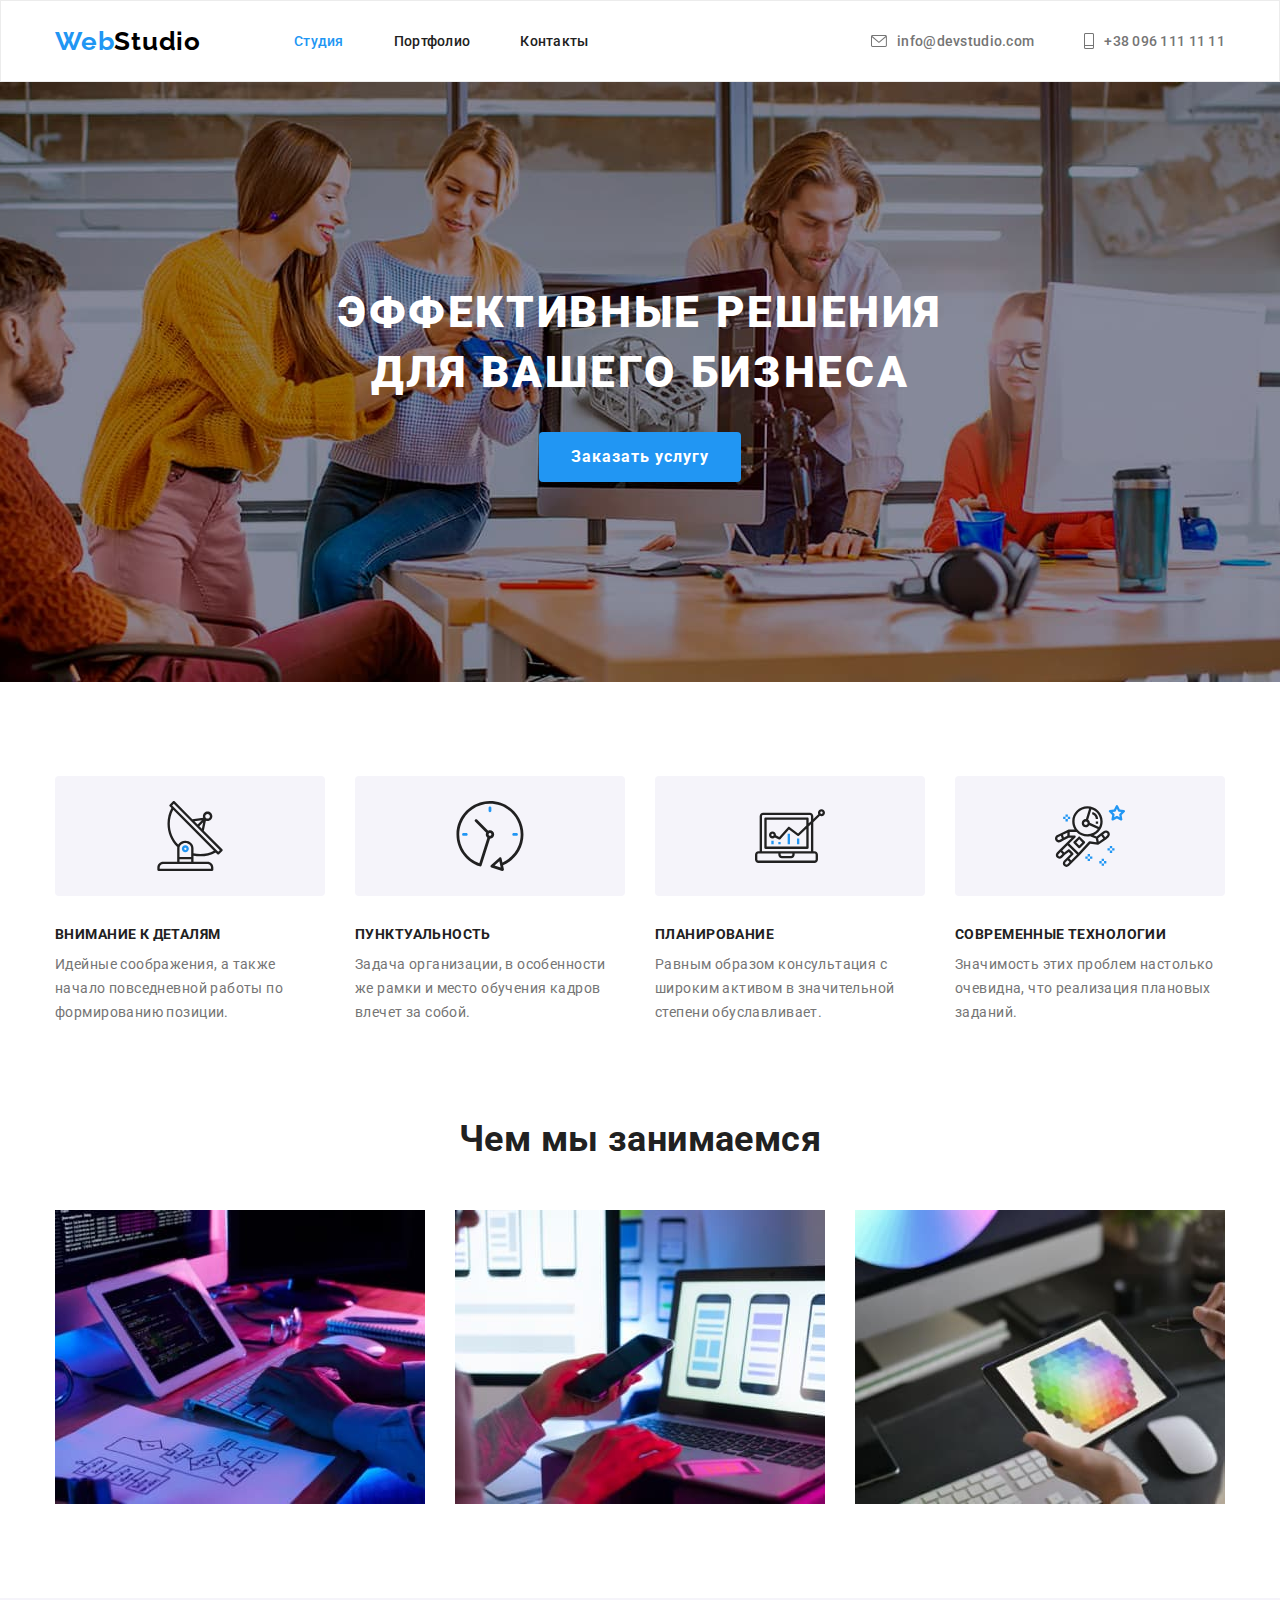
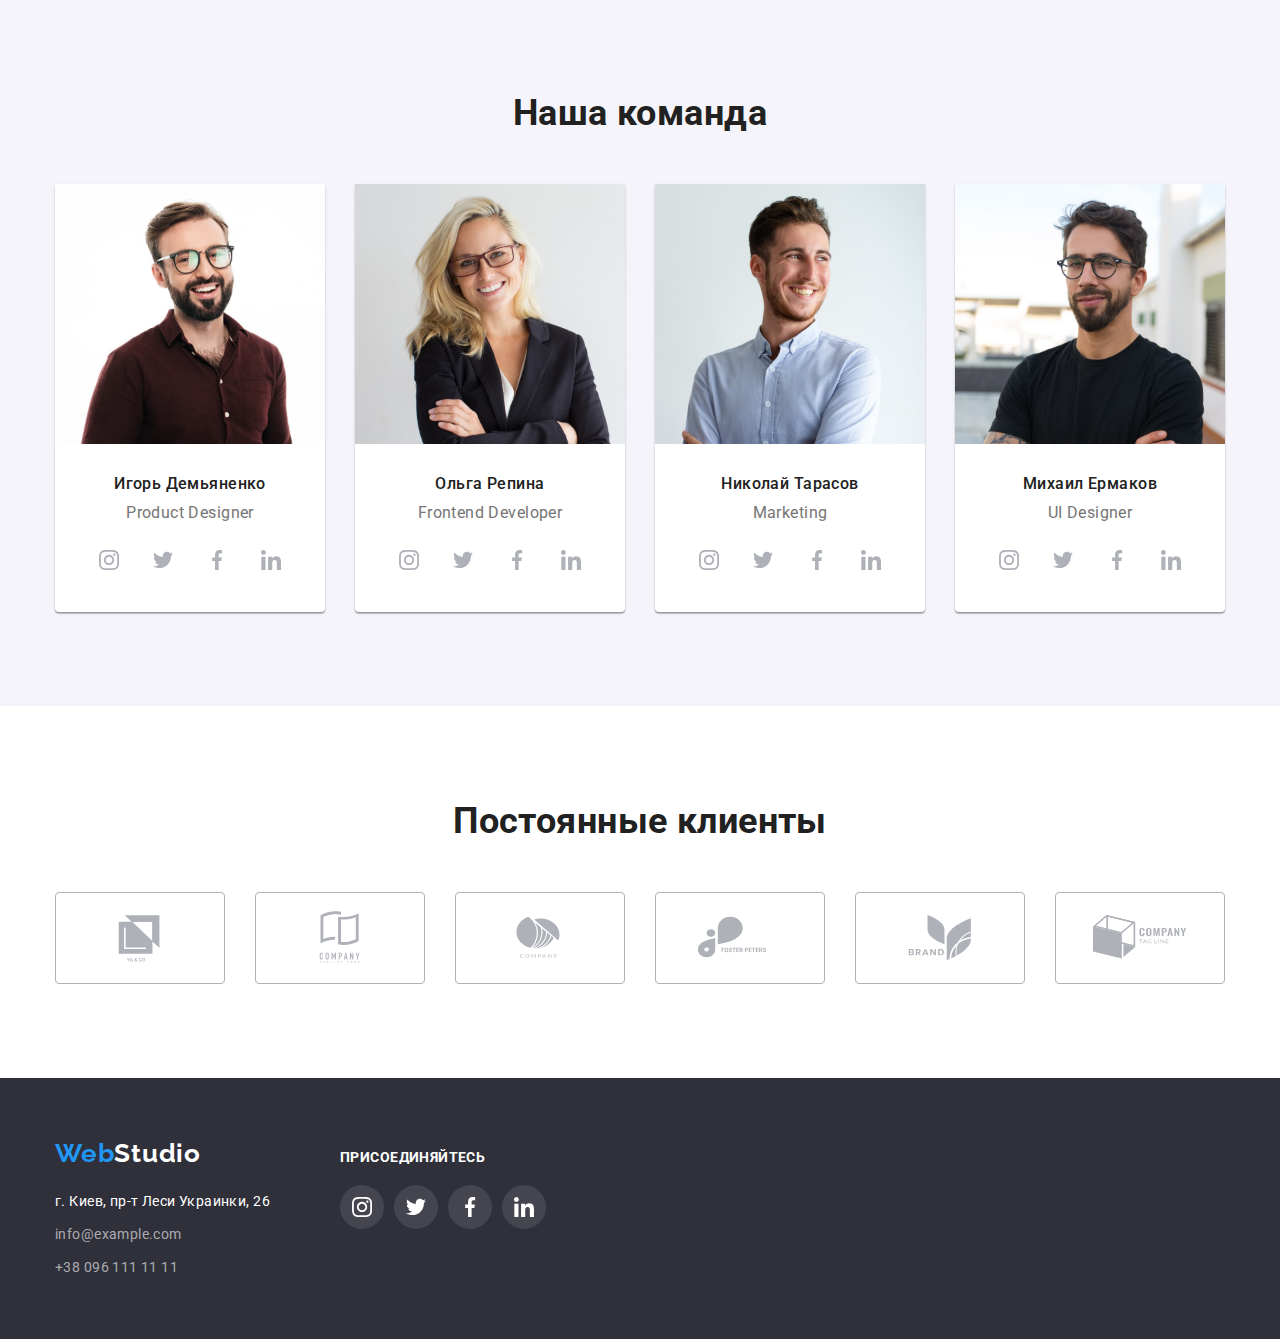
<file: index.html>
<!DOCTYPE html>
<html lang="ru">
  <head>
    <meta charset="UTF-8" />
    <meta http-equiv="X-UA-Compatible" content="IE=edge" />
    <meta name="viewport" content="width=device-width, initial-scale=1.0" />
    <link rel="preconnect" href="https://fonts.googleapis.com" />
    <link rel="preconnect" href="https://fonts.gstatic.com" crossorigin />
    <link
      href="https://fonts.googleapis.com/css2?family=Raleway:wght@700&family=Roboto:wght@400;500;700;900&display=swap"
      rel="stylesheet"
    />
    <link
      rel="stylesheet"
      href="https://cdnjs.cloudflare.com/ajax/libs/modern-normalize/1.1.0/modern-normalize.css"
      integrity="sha512-Y0MM+V6ymRKN2zStTqzQ227DWhhp4Mzdo6gnlRnuaNCbc+YN/ZH0sBCLTM4M0oSy9c9VKiCvd4Jk44aCLrNS5Q=="
      crossorigin="anonymous"
      referrerpolicy="no-referrer"
    />
    <link rel="stylesheet" href="./css/style.css" />
    <title>Home work 2</title>
  </head>
  <body>
    <header class="top">
      <div class="container one">
        <a
          href="./index.html"
          class="top-link link"
          target="_blank"
          rel="noopener noreferrer nofollow"
          ><span class="top-web webstudio">Web</span
          ><span class="top-studio webstudio">Studio</span></a
        >
        <nav class="top-nav">
          <ul class="top-nav-list list">
            <li class="top-nav-item">
              <a
                href="./index.html"
                class="top-nav-link link current"
                target="_blank"
                rel="noopener noreferrer nofollow"
                >Студия</a
              >
            </li>
            <li class="top-nav-item">
              <a
                href="./portfolio.html"
                class="top-nav-link link"
                target="_blank"
                rel="noopener noreferrer nofollow"
                >Портфолио</a
              >
            </li>
            <li class="top-nav-item">
              <a
                href="./index.html"
                class="top-nav-link link"
                target="_blank"
                rel="noopener noreferrer nofollow"
                >Контакты</a
              >
            </li>
          </ul>
        </nav>
        <ul class="top-list">
          <li class="top-item">
            <a
              href="mailto:info@devstudio.com"
              class="top-list-link link"
              target="_blank"
              rel="noopener noreferrer nofollow"
              ><svg class="top-icons" width="16" height="12">
                <use href="./img/icon.svg#icon-mail"></use>
              </svg>
              info@devstudio.com</a
            >
          </li>
          <li class="top-item">
            <a
              href="tel:+380961111111"
              class="top-list-link link"
              target="_blank"
              rel="noopener noreferrer nofollow"
            >
              <svg class="top-icons" width="10" height="16">
                <use href="./img/icon.svg#icon-phone"></use>
              </svg>
              +38 096 111 11 11
            </a>
          </li>
        </ul>
      </div>
    </header>
    <main>
      <section class="center-hero">
        <div class="container">
          <div>
            <h1 class="center-hero-title hero-title">
              Эффективные решения для вашего бизнеса
            </h1>
            <button
              class="center-hero-button center-hero-button:hover, center-hero-button:focus"
              type="button"
            >
              Заказать услугу
            </button>
          </div>
        </div>
      </section>
      <section class="center-skills section">
        <div class="container">
          <h2 class="visually-hidden">Почему стоит выбрать нас</h2>
          <ul class="center-skills-list list">
            <li class="center-skills-item">
              <div class="skills-icons">
                <svg class="skills-icon" width="70" height="70">
                  <use href="./img/icon.svg#icon-satelite"></use>
                </svg>
              </div>
              <h3 class="center-skills-title">Внимание к деталям</h3>
              <p class="center-skills-text">
                Идейные соображения, а также начало повседневной работы по
                формированию позиции.
              </p>
            </li>
            <li class="center-skills-item">
              <div class="skills-icons">
                <svg class="skills-icon" width="70" height="70">
                  <use href="./img/icon.svg#icon-clock"></use>
                </svg>
              </div>
              <h3 class="center-skills-title">Пунктуальность</h3>
              <p class="center-skills-text">
                Задача организации, в особенности же рамки и место обучения
                кадров влечет за собой.
              </p>
            </li>
            <li class="center-skills-item">
              <div class="skills-icons">
                <svg class="skills-icon" width="70" height="70">
                  <use href="./img/icon.svg#icon-laptop"></use>
                </svg>
              </div>
              <h3 class="center-skills-title">Планирование</h3>
              <p class="center-skills-text">
                Равным образом консультация с широким активом в значительной
                степени обуславливает.
              </p>
            </li>
            <li class="center-skills-item">
              <div class="skills-icons">
                <svg class="skills-icon" width="70" height="70">
                  <use href="./img/icon.svg#icon-astronaut"></use>
                </svg>
              </div>
              <h3 class="center-skills-title">Современные технологии</h3>
              <p class="center-skills-text">
                Значимость этих проблем настолько очевидна, что реализация
                плановых заданий.
              </p>
            </li>
          </ul>
        </div>
      </section>
      <section class="center-about section about">
        <div class="container">
          <h2 class="center-about-title">Чем мы занимаемся</h2>
          <ul class="center-about-list list">
            <li class="center-about-item img">
              <img src="./img/box1.jpg" width="370" height="294" alt="box1" />
            </li>
            <li class="center-about-item img">
              <img src="./img/box2.jpg" width="370" height="294" alt="box2" />
            </li>
            <li class="center-about-item img">
              <img src="./img/box3.jpg" width="370" height="294" alt="box3" />
            </li>
          </ul>
        </div>
      </section>
      <section class="center-workers section">
        <div class="container">
          <h2 class="center-workers-title">Наша команда</h2>
          <ul class="center-workers-list list">
            <li class="center-workers-item img">
              <img
                src="./img/worker1.jpg"
                width="270"
                alt="фото Игорь Демьяненко"
              />
              <div class="name">
                <h3 class="center-workers-name">Игорь Демьяненко</h3>
                <p class="center-workers-profession">Product Designer</p>

                <ul class="icons-list list">
                  <li class="icons-item">
                    <a
                      href=""
                      class="icons-item-link link"
                      target="_blank"
                      rel="noopener noreferrer nofollow"
                    >
                      <svg class="workers-icons" width="20" height="20">
                        <use href="./img/icon.svg#icon-instagram"></use>
                      </svg>
                    </a>
                  </li>
                  <li class="icons-item">
                    <a
                      href=""
                      class="icons-item-link link"
                      target="_blank"
                      rel="noopener noreferrer nofollow"
                    >
                      <svg class="workers-icons" width="20" height="20">
                        <use href="./img/icon.svg#icon-twitter"></use>
                      </svg>
                    </a>
                  </li>
                  <li class="icons-item">
                    <a
                      href=""
                      class="icons-item-link link"
                      target="_blank"
                      rel="noopener noreferrer nofollow"
                    >
                      <svg class="workers-icons" width="20" height="20">
                        <use href="./img/icon.svg#icon-facebook"></use>
                      </svg>
                    </a>
                  </li>
                  <li class="icons-item">
                    <a
                      href=""
                      class="icons-item-link link"
                      target="_blank"
                      rel="noopener noreferrer nofollow"
                    >
                      <svg class="workers-icons" width="20" height="20">
                        <use href="./img/icon.svg#icon-linkedin"></use>
                      </svg>
                    </a>
                  </li>
                </ul>
              </div>
            </li>
            <li class="center-workers-item img">
              <img
                src="./img/worker2.jpg"
                width="270"
                alt="фото Ольга Репина"
              />
              <div class="name">
                <h3 class="center-workers-name">Ольга Репина</h3>
                <p class="center-workers-profession">Frontend Developer</p>
                <ul class="icons-list list">
                  <li class="icons-item">
                    <a
                      href=""
                      class="icons-item-link link"
                      target="_blank"
                      rel="noopener noreferrer nofollow"
                    >
                      <svg class="workers-icons" width="20" height="20">
                        <use href="./img/icon.svg#icon-instagram"></use>
                      </svg>
                    </a>
                  </li>
                  <li class="icons-item">
                    <a
                      href=""
                      class="icons-item-link link"
                      target="_blank"
                      rel="noopener noreferrer nofollow"
                    >
                      <svg class="workers-icons" width="20" height="20">
                        <use href="./img/icon.svg#icon-twitter"></use>
                      </svg>
                    </a>
                  </li>
                  <li class="icons-item">
                    <a
                      href=""
                      class="icons-item-link link"
                      target="_blank"
                      rel="noopener noreferrer nofollow"
                    >
                      <svg class="workers-icons" width="20" height="20">
                        <use href="./img/icon.svg#icon-facebook"></use>
                      </svg>
                    </a>
                  </li>
                  <li class="icons-item">
                    <a
                      href=""
                      class="icons-item-link link"
                      target="_blank"
                      rel="noopener noreferrer nofollow"
                    >
                      <svg class="workers-icons" width="20" height="20">
                        <use href="./img/icon.svg#icon-linkedin"></use>
                      </svg>
                    </a>
                  </li>
                </ul>
              </div>
            </li>
            <li class="center-workers-item img">
              <img
                src="./img/worker3.jpg"
                width="270"
                alt="фото Николай Тарасов"
              />
              <div class="name">
                <h3 class="center-workers-name">Николай Тарасов</h3>
                <p class="center-workers-profession">Marketing</p>
                <ul class="icons-list list">
                  <li class="icons-item">
                    <a
                      href=""
                      class="icons-item-link link"
                      target="_blank"
                      rel="noopener noreferrer nofollow"
                    >
                      <svg class="workers-icons" width="20" height="20">
                        <use href="./img/icon.svg#icon-instagram"></use>
                      </svg>
                    </a>
                  </li>
                  <li class="icons-item">
                    <a
                      href=""
                      class="icons-item-link link"
                      target="_blank"
                      rel="noopener noreferrer nofollow"
                    >
                      <svg class="workers-icons" width="20" height="20">
                        <use href="./img/icon.svg#icon-twitter"></use>
                      </svg>
                    </a>
                  </li>
                  <li class="icons-item">
                    <a
                      href=""
                      class="icons-item-link link"
                      target="_blank"
                      rel="noopener noreferrer nofollow"
                    >
                      <svg class="workers-icons" width="20" height="20">
                        <use href="./img/icon.svg#icon-facebook"></use>
                      </svg>
                    </a>
                  </li>
                  <li class="icons-item">
                    <a
                      href=""
                      class="icons-item-link link"
                      target="_blank"
                      rel="noopener noreferrer nofollow"
                    >
                      <svg class="workers-icons" width="20" height="20">
                        <use href="./img/icon.svg#icon-linkedin"></use>
                      </svg>
                    </a>
                  </li>
                </ul>
              </div>
            </li>
            <li class="center-workers-item img">
              <img
                src="./img/worker4.jpg"
                width="270"
                alt="фото Михаил Ермаков"
              />
              <div class="name">
                <h3 class="center-workers-name">Михаил Ермаков</h3>
                <p class="center-workers-profession">UI Designer</p>
                <ul class="icons-list list">
                  <li class="icons-item">
                    <a
                      href=""
                      class="icons-item-link link"
                      target="_blank"
                      rel="noopener noreferrer nofollow"
                    >
                      <svg class="workers-icons" width="20" height="20">
                        <use href="./img/icon.svg#icon-instagram"></use>
                      </svg>
                    </a>
                  </li>
                  <li class="icons-item">
                    <a
                      href=""
                      class="icons-item-link link"
                      target="_blank"
                      rel="noopener noreferrer nofollow"
                    >
                      <svg class="workers-icons" width="20" height="20">
                        <use href="./img/icon.svg#icon-twitter"></use>
                      </svg>
                    </a>
                  </li>
                  <li class="icons-item">
                    <a
                      href=""
                      class="icons-item-link link"
                      target="_blank"
                      rel="noopener noreferrer nofollow"
                    >
                      <svg class="workers-icons" width="20" height="20">
                        <use href="./img/icon.svg#icon-facebook"></use>
                      </svg>
                    </a>
                  </li>
                  <li class="icons-item">
                    <a
                      href=""
                      class="icons-item-link link"
                      target="_blank"
                      rel="noopener noreferrer nofollow"
                    >
                      <svg class="workers-icons" width="20" height="20">
                        <use href="./img/icon.svg#icon-linkedin"></use>
                      </svg>
                    </a>
                  </li>
                </ul>
              </div>
            </li>
          </ul>
        </div>
      </section>
      <section class="clients section">
        <div class="container">
          <h2 class="clients-title">Постоянные клиенты</h2>
          <ul class="clients-list list">
            <li class="clients-item">
              <a href="" class="clients-item-link link">
                <svg class="clients-icon" width="106" height="60">
                  <use href="./img/icon.svg#icon-client-1"></use>
                </svg>
              </a>
            </li>
            <li class="clients-item">
              <a href="" class="clients-item-link link">
                <svg class="clients-icon" width="106" height="60">
                  <use href="./img/icon.svg#icon-client-2"></use>
                </svg>
              </a>
            </li>
            <li class="clients-item">
              <a href="" class="clients-item-link link">
                <svg class="clients-icon" width="106" height="60">
                  <use href="./img/icon.svg#icon-client-3"></use>
                </svg>
              </a>
            </li>
            <li class="clients-item">
              <a href="" class="clients-item-link link">
                <svg class="clients-icon" width="106" height="60">
                  <use href="./img/icon.svg#icon-client-4"></use>
                </svg>
              </a>
            </li>
            <li class="clients-item">
              <a href="" class="clients-item-link link">
                <svg class="clients-icon" width="106" height="60">
                  <use href="./img/icon.svg#icon-client-5"></use>
                </svg>
              </a>
            </li>
            <li class="clients-item">
              <a href="" class="clients-item-link link">
                <svg class="clients-icon" width="106" height="60">
                  <use href="./img/icon.svg#icon-client-6"></use>
                </svg>
              </a>
            </li>
          </ul>
        </div>
      </section>
    </main>
    <footer class="bottom">
      <div class="container ft">
        <div>
          <a
            class="bottom-link link"
            href="./index.html"
            target="_blank"
            rel="noopener noreferrer nofollow"
          >
            <span class="bottom-web webstudio">Web</span
            ><span class="bottom-studio webstudio">Studio</span>
          </a>
          <address class="bottom-address">
            <ul class="bottom-list list">
              <li class="bottom-item">
                <a
                  class="bottom-address-link link"
                  href="https://www.google.com/maps/place/%D0%B1%D1%83%D0%BB.+%D0%9B%D0%B5%D1%81%D0%B8+%D0%A3%D0%BA%D1%80%D0%B0%D0%B8%D0%BD%D0%BA%D0%B8,+26,+%D0%9A%D0%B8%D0%B5%D0%B2,+%D0%A3%D0%BA%D1%80%D0%B0%D0%B8%D0%BD%D0%B0,+02000/@50.4265841,30.5361971,17z/data=!3m1!4b1!4m5!3m4!1s0x40d4cf0e033ecbe9:0x57a4dffefec77da0!8m2!3d50.4265807!4d30.5383858"
                  target="_blank"
                  rel="noopener noreferrer nofollow"
                >
                  г. Киев, пр-т Леси Украинки, 26
                </a>
              </li>
              <li class="bottom-item link">
                <a
                  href="mailto:info@devstudio.com"
                  class="bottom-list-link link"
                  target="_blank"
                  rel="noopener noreferrer nofollow"
                  >info@example.com</a
                >
              </li>
              <li class="bottom-item link">
                <a
                  href="tel:+380961111111"
                  class="bottom-list-link link"
                  target="_blank"
                  rel="noopener noreferrer nofollow"
                  >+38 096 111 11 11</a
                >
              </li>
            </ul>
          </address>
        </div>
        <div class="social">
          <p class="social-text">Присоединяйтесь</p>
          <ul class="social-list list">
            <li class="social-item">
              <a
                href=""
                class="social-item-link link"
                target="_blank"
                rel="noopener noreferrer nofollow"
              >
                <svg class="social-icons" width="20" height="20">
                  <use href="./img/icon.svg#icon-instagram"></use>
                </svg>
              </a>
            </li>
            <li class="social-item">
              <a
                href=""
                class="social-item-link link"
                target="_blank"
                rel="noopener noreferrer nofollow"
              >
                <svg class="social-icons" width="20" height="20">
                  <use href="./img/icon.svg#icon-twitter"></use>
                </svg>
              </a>
            </li>
            <li class="social-item">
              <a
                href=""
                class="social-item-link link"
                target="_blank"
                rel="noopener noreferrer nofollow"
              >
                <svg class="social-icons" width="20" height="20">
                  <use href="./img/icon.svg#icon-facebook"></use>
                </svg>
              </a>
            </li>
            <li class="social-item">
              <a
                href=""
                class="social-item-link link"
                target="_blank"
                rel="noopener noreferrer nofollow"
              >
                <svg class="social-icons" width="20" height="20">
                  <use href="./img/icon.svg#icon-linkedin"></use>
                </svg>
              </a>
            </li>
          </ul>
        </div>
      </div>
    </footer>
  </body>
</html>
</file>
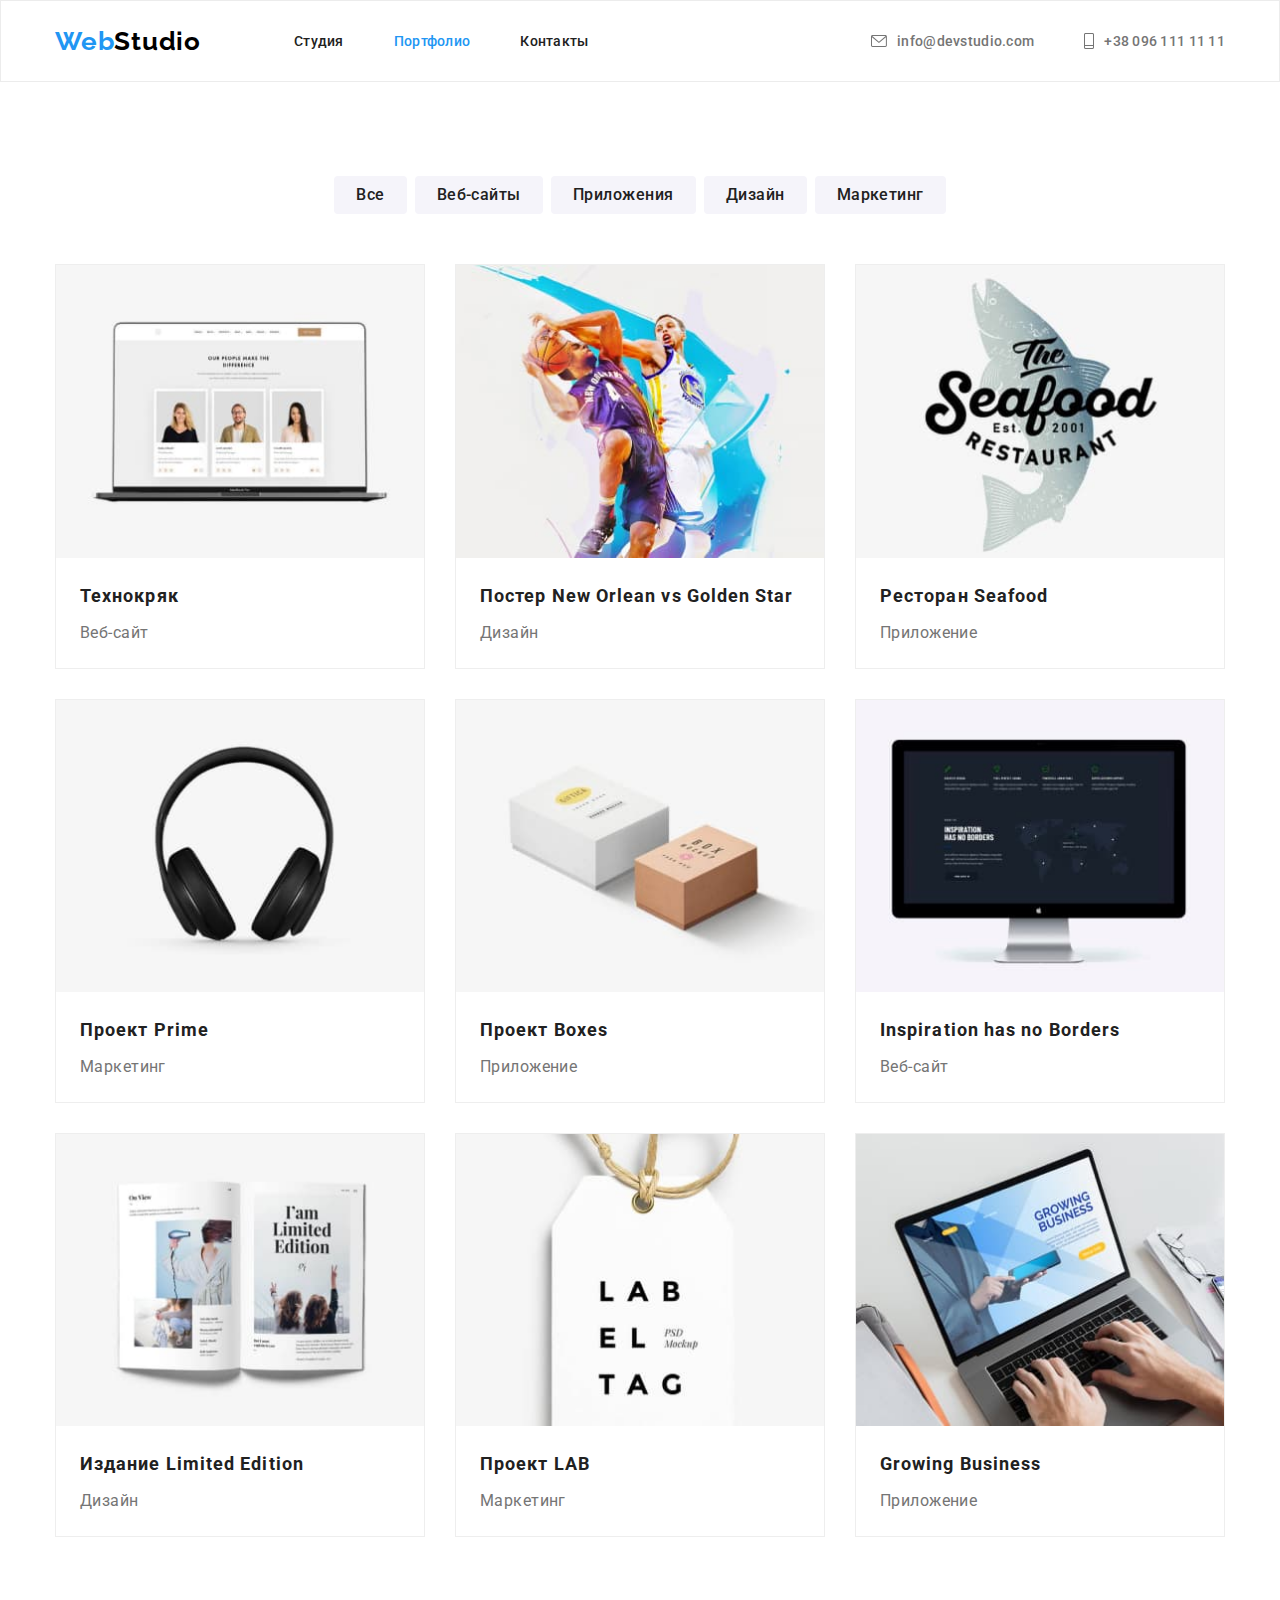
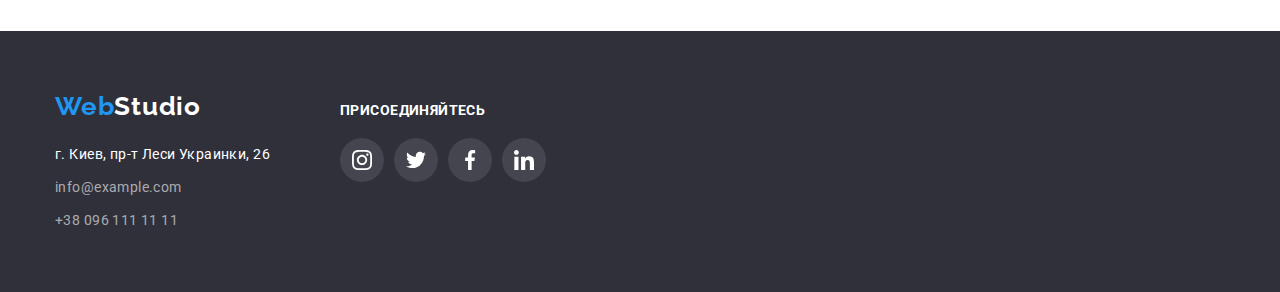
<file: portfolio.html>
<!DOCTYPE html>
<html lang="ru">
  <head>
    <meta charset="UTF-8" />
    <meta http-equiv="X-UA-Compatible" content="IE=edge" />
    <meta name="viewport" content="width=device-width, initial-scale=1.0" />
    <link rel="preconnect" href="https://fonts.googleapis.com" />
    <link rel="preconnect" href="https://fonts.gstatic.com" crossorigin />
    <link
      href="https://fonts.googleapis.com/css2?family=Raleway:wght@700&family=Roboto:wght@400;500;700;900&display=swap"
      rel="stylesheet"
    />
    <link
      rel="stylesheet"
      href="https://cdnjs.cloudflare.com/ajax/libs/modern-normalize/1.1.0/modern-normalize.css"
      integrity="sha512-Y0MM+V6ymRKN2zStTqzQ227DWhhp4Mzdo6gnlRnuaNCbc+YN/ZH0sBCLTM4M0oSy9c9VKiCvd4Jk44aCLrNS5Q=="
      crossorigin="anonymous"
      referrerpolicy="no-referrer"
    />
    <link rel="stylesheet" href="./css/style.css" />
    <title>Portfolio</title>
  </head>
  <body>
    <header class="top">
      <div class="container one">
        <a href="./index.html" class="top-link link"
          ><span class="top-web webstudio">Web</span
          ><span class="top-studio webstudio">Studio</span></a
        >
        <nav class="top-nav">
          <ul class="top-nav-list list">
            <li class="top-nav-item">
              <a href="./index.html" class="top-nav-link link">Студия</a>
            </li>
            <li class="top-nav-item">
              <a href="./portfolio.html" class="top-nav-link link current"
                >Портфолио</a
              >
            </li>
            <li class="top-nav-item">
              <a href="./index.html" class="top-nav-link link">Контакты</a>
            </li>
          </ul>
        </nav>
        <ul class="top-list">
          <li class="top-item">
            <a
              href="mailto:info@devstudio.com"
              class="top-list-link link"
              target="_blank"
              rel="noopener noreferrer nofollow"
              ><svg class="top-icons" width="16" height="12">
                <use href="./img/icon.svg#icon-mail"></use>
              </svg>
              info@devstudio.com</a
            >
          </li>
          <li class="top-item">
            <a
              href="tel:+380961111111"
              class="top-list-link link"
              target="_blank"
              rel="noopener noreferrer nofollow"
              ><svg class="top-icons" width="10" height="16">
                <use href="./img/icon.svg#icon-phone"></use>
              </svg>
              +38 096 111 11 11</a
            >
          </li>
        </ul>
      </div>
    </header>
    <main>
      <section class="middle-nav section">
        <div class="container">
          <h1 class="visually-hidden">Наши разработки</h1>
          <ul class="middle-nav-list list">
            <li class="middle-nav-item">
              <button class="middle-nav-button" type="button">Все</button>
            </li>
            <li class="middle-nav-item">
              <button class="middle-nav-button" type="button">Веб-сайты</button>
            </li>
            <li class="middle-nav-item">
              <button class="middle-nav-button" type="button">
                Приложения
              </button>
            </li>
            <li class="middle-nav-item">
              <button class="middle-nav-button" type="button">Дизайн</button>
            </li>
            <li class="middle-nav-item">
              <button class="middle-nav-button" type="button">Маркетинг</button>
            </li>
          </ul>
          <ul class="middle-choice-list list">
            <li class="middle-choice-item img">
              <a href="" class="middle-choice-link link"
                ><img src="./img/ourproduct1.jpg" width="370" alt="Технокряк" />
                <div class="choice-title">
                  <h3 class="middle-choice-title">Технокряк</h3>
                  <p class="middle-choice-text">Веб-сайт</p>
                </div>
              </a>
            </li>
            <li class="middle-choice-item img">
              <a href="" class="middle-choice-link link"
                ><img
                  src="./img/ourproduct2.jpg"
                  width="370"
                  alt="Постер New Orlean vs Golden Star"
                />
                <div class="choice-title">
                  <h3 class="middle-choice-title">
                    Постер New Orlean vs Golden Star
                  </h3>
                  <p class="middle-choice-text">Дизайн</p>
                </div></a
              >
            </li>
            <li class="middle-choice-item img">
              <a href="" class="middle-choice-link link"
                ><img
                  src="./img/ourproduct3.jpg"
                  width="370"
                  alt="Ресторан Seafood"
                />
                <div class="choice-title">
                  <h3 class="middle-choice-title">Ресторан Seafood</h3>
                  <p class="middle-choice-text">Приложение</p>
                </div></a
              >
            </li>
            <li class="middle-choice-item img">
              <a href="" class="middle-choice-link link"
                ><img
                  src="./img/ourproduct4.jpg"
                  width="370"
                  alt="Проект Prime"
                />
                <div class="choice-title">
                  <h3 class="middle-choice-title">Проект Prime</h3>
                  <p class="middle-choice-text">Маркетинг</p>
                </div></a
              >
            </li>
            <li class="middle-choice-item img">
              <a href="" class="middle-choice-link link"
                ><img
                  src="./img/ourproduct5.jpg"
                  width="370"
                  alt="Проект Boxes"
                />
                <div class="choice-title">
                  <h3 class="middle-choice-title">Проект Boxes</h3>
                  <p class="middle-choice-text">Приложение</p>
                </div></a
              >
            </li>
            <li class="middle-choice-item img">
              <a href="" class="middle-choice-link link"
                ><img
                  src="./img/ourproduct6.jpg"
                  width="370"
                  alt="Inspiration has no Borders"
                />
                <div class="choice-title">
                  <h3 class="middle-choice-title">
                    Inspiration has no Borders
                  </h3>
                  <p class="middle-choice-text">Веб-сайт</p>
                </div></a
              >
            </li>
            <li class="middle-choice-item img">
              <a href="" class="middle-choice-link link"
                ><img
                  src="./img/ourproduct7.jpg"
                  width="370"
                  alt="Издание Limited Edition"
                />
                <div class="choice-title">
                  <h3 class="middle-choice-title">Издание Limited Edition</h3>
                  <p class="middle-choice-text">Дизайн</p>
                </div></a
              >
            </li>
            <li class="middle-choice-item img">
              <a href="" class="middle-choice-link link"
                ><img
                  src="./img/ourproduct8.jpg"
                  width="370"
                  alt="Проект LAB"
                />
                <div class="choice-title">
                  <h3 class="middle-choice-title">Проект LAB</h3>
                  <p class="middle-choice-text">Маркетинг</p>
                </div></a
              >
            </li>
            <li class="middle-choice-item img">
              <a href="" class="middle-choice-link link"
                ><img
                  src="./img/ourproduct9.jpg"
                  width="370"
                  alt="Growing Business"
                />
                <div class="choice-title">
                  <h3 class="middle-choice-title">Growing Business</h3>
                  <p class="middle-choice-text">Приложение</p>
                </div></a
              >
            </li>
          </ul>
        </div>
      </section>
    </main>
    <footer class="bottom">
      <div class="container ft">
        <div>
          <a
            class="bottom-link link"
            href="./index.html"
            target="_blank"
            rel="noopener noreferrer nofollow"
          >
            <span class="bottom-web webstudio">Web</span
            ><span class="bottom-studio webstudio">Studio</span>
          </a>
          <address class="bottom-address">
            <ul class="bottom-list list">
              <li class="bottom-item">
                <a
                  class="bottom-address-link link"
                  href="https://www.google.com/maps/place/%D0%B1%D1%83%D0%BB.+%D0%9B%D0%B5%D1%81%D0%B8+%D0%A3%D0%BA%D1%80%D0%B0%D0%B8%D0%BD%D0%BA%D0%B8,+26,+%D0%9A%D0%B8%D0%B5%D0%B2,+%D0%A3%D0%BA%D1%80%D0%B0%D0%B8%D0%BD%D0%B0,+02000/@50.4265841,30.5361971,17z/data=!3m1!4b1!4m5!3m4!1s0x40d4cf0e033ecbe9:0x57a4dffefec77da0!8m2!3d50.4265807!4d30.5383858"
                  target="_blank"
                  rel="noopener noreferrer nofollow"
                >
                  г. Киев, пр-т Леси Украинки, 26
                </a>
              </li>
              <li class="bottom-item link">
                <a
                  href="mailto:info@devstudio.com"
                  class="bottom-list-link link"
                  target="_blank"
                  rel="noopener noreferrer nofollow"
                  >info@example.com</a
                >
              </li>
              <li class="bottom-item link">
                <a
                  href="tel:+380961111111"
                  class="bottom-list-link link"
                  target="_blank"
                  rel="noopener noreferrer nofollow"
                  >+38 096 111 11 11</a
                >
              </li>
            </ul>
          </address>
        </div>
        <div class="social">
          <p class="social-text">Присоединяйтесь</p>
          <ul class="social-list list">
            <li class="social-item">
              <a
                href=""
                class="social-item-link link"
                target="_blank"
                rel="noopener noreferrer nofollow"
              >
                <svg class="social-icons" width="20" height="20">
                  <use href="./img/icon.svg#icon-instagram"></use>
                </svg>
              </a>
            </li>
            <li class="social-item">
              <a
                href=""
                class="social-item-link link"
                target="_blank"
                rel="noopener noreferrer nofollow"
              >
                <svg class="social-icons" width="20" height="20">
                  <use href="./img/icon.svg#icon-twitter"></use>
                </svg>
              </a>
            </li>
            <li class="social-item">
              <a
                href=""
                class="social-item-link link"
                target="_blank"
                rel="noopener noreferrer nofollow"
              >
                <svg class="social-icons" width="20" height="20">
                  <use href="./img/icon.svg#icon-facebook"></use>
                </svg>
              </a>
            </li>
            <li class="social-item">
              <a
                href=""
                class="social-item-link link"
                target="_blank"
                rel="noopener noreferrer nofollow"
              >
                <svg class="social-icons" width="20" height="20">
                  <use href="./img/icon.svg#icon-linkedin"></use>
                </svg>
              </a>
            </li>
          </ul>
        </div>
      </div>
    </footer>
  </body>
</html>
</file>
<file: css/style.css>
:root {
  --main-color: #ffffff;
  --title-color: #212121;
  --text-color: #757575;
  --background-color: #2f303a;
  --btn-color: #212121;
  --accent-color: #2196f3;
  --one-color: #eeeeee;
  --second-color: #000000;
  --third-color: #f5f4fa;
  --fourth-color: #2f303a;
  --fifth-color: #ececec;
  --bg-hero: #C4C4C4;
  --icons-color: #AFB1B8;
  --clients-color: #AFB1B8;

}

h1,
h2,
h3,
h4,
h5,
h6,
p,
ul {
  margin: 0;
}

ul {
  margin: 0;
  padding: 0;
}

button {
  display: block;
  margin: auto;
  cursor: pointer;
  border: none;
  border-radius: 4px;
}

img {
  display: block;
  max-width: 100%;
  height: auto;
}

address {
  font-style: normal;
}

.container {
  width: 1200px;
  margin-right: auto;
  margin-left: auto;
  padding-right: 15px;
  padding-left: 15px;
}

.section {
  padding-top: 94px;
  padding-bottom: 94px;
}

body {
  font-family: Roboto, sans-serif;
  font-size: 14px;
  letter-spacing: 0.03em;
  background-color: var(--main-color);
  color: var(--title-color);
}

.visually-hidden {
  position: absolute;
  white-space: nowrap;
  width: 1px;
  height: 1px;
  overflow: hidden;
  border: 0;
  padding: 0;
  clip: rect(0 0 0 0);
  clip-path: inset(50%);
  margin: -1px;
}

.list {
  list-style: none;
}

.link {
  text-decoration: none;
}

.one {

  display: flex;
  align-items: center;
}

.top {
  background-color: var(--main-color);
  border: 1px solid #ECECEC;
}

.webstudio {
  font-family: "Raleway", sans-serif;
  font-style: normal;
  font-weight: 700;
  font-size: 26px;
  line-height: calc(31 / 26);
  letter-spacing: 0.03em;
}

.top-link {
  margin-right: 93px;
}

.top-web {
  color: var(--accent-color);
}

.top-studio {
  color: var(--second-color);
}

.top-nav-link {
  font-weight: 500;
  line-height: calc(16 / 14);
  letter-spacing: 0.02em;
  color: var(--title-color);
}

.top-nav-link:hover,
.top-nav-link:focus {
  font-weight: 500;
  line-height: calc(16 / 14);
  letter-spacing: 0.02em;
  color: var(--accent-color);
}

.current {
  color: var(--accent-color);
}

.top-nav-list {
  display: flex;
}

.top-nav-item {
  display: block;
  padding-top: 32px;
  padding-bottom: 32px;
  margin-left: auto;
}

.top-nav-item+.top-nav-item {
  margin-left: 50px;
}

.top-list {
  display: flex;
  margin-left: auto;
}

.top-item {
  display: block;

}

.top-item+.top-item {
  margin-left: 50px;
}

.top-list-link {
  display: flex;
  align-items: center;
  font-weight: 500;
  line-height: calc(16 / 14);
  letter-spacing: 0.02em;
  color: var(--text-color);
}

.top-list-link:hover,
.top-list-link:focus {
  color: var(--accent-color);
}

.top-icons {
  fill: currentColor;
  margin-right: 10px;
}

.top-icons:hover,
.top-icons:focus {
  fill: var(--accent-color);
}

.center-hero {
  background-color: rgba(47, 48, 58, 0.4);
  background-image: url("../img/Img-hero.jpg"), linear-gradient(to right, var(--bg-hero), var(--bg-hero));
  background-repeat: no-repeat;
  background-position: center;
  background-size: cover;
  max-width: 1600px;
  height: 600px;
  margin: 0 auto;
  padding-top: 200px;
  padding-bottom: 200px;
}

.center-hero-title {
  font-weight: 900;
  font-size: 44px;
  line-height: calc(60 / 44);
  text-align: center;
  letter-spacing: 0.06em;
  text-transform: uppercase;
  color: var(--main-color);
  margin-left: auto;
  margin-right: auto;
  margin-bottom: 30px;
  width: 696px;

}

.center-hero-button {
  display: block;
  font-family: "Roboto", sans-serif;
  font-style: normal;
  font-weight: 700;
  font-size: 16px;
  line-height: calc(30/16);
  align-items: center;
  text-align: center;
  letter-spacing: 0.06em;
  color: var(--main-color);
  background-color: var(--accent-color);
  box-shadow: 0px 4px 4px rgba(0, 0, 0, 0.15);
  border-radius: 4px;
  margin-left: auto;
  margin-right: auto;
  padding: 10px 32px;

}

.center-hero-button:hover,
.center-hero-button:focus {
  background-color: #188CE8;
  box-shadow: 0px 4px 4px rgba(0, 0, 0, 0.15);
}

.center-skills-list {
  display: flex;
}

.center-skills-item {
  width: 270px;
}

.center-skills-item+.center-skills-item {
  margin-left: 30px;
}

.center-skills-title {
  font-weight: 700;
  font-size: 14px;
  line-height: calc(16 / 14);
  text-transform: uppercase;
  margin-bottom: 10px;
}

.center-skills-text {
  font-weight: 400;
  line-height: calc(24 / 14);
  color: var(--text-color);
}

.skills-icons {
  display: flex;
  align-items: center;
  justify-content: center;
  width: 270px;
  height: 120px;
  border-radius: 4px;
  background-color: var(--third-color);
  margin-bottom: 30px;

}



.about {
  padding-top: 0;
}

.center-about-list {
  display: flex;
}

.center-about-item+.center-about-item {
  margin-left: 30px;
}



.center-about-title {
  font-weight: 700;
  font-size: 36px;
  line-height: calc(42 / 36);
  text-align: center;
  margin-left: auto;
  margin-right: auto;
  margin-bottom: 50px;
}

.center-workers {
  background: var(--third-color);
}

.center-workers-list {
  display: flex;
}

.center-workers-item {
  background: #FFFFFF;
  box-shadow: 0px 1px 3px rgba(0, 0, 0, 0.12),
    0px 1px 1px rgba(0, 0, 0, 0.14),
    0px 2px 1px rgba(0, 0, 0, 0.2);
  border-radius: 0px 0px 4px 4px;
}

.center-workers-item+.center-workers-item {
  margin-left: 30px;
}

.center-workers-title {
  font-weight: 700;
  font-size: 36px;
  line-height: calc(42 / 36);
  text-align: center;
  margin-bottom: 50px;
}

.name {
  padding-top: 30px;
  padding-bottom: 30px;

}

.center-workers-name {
  font-weight: 500;
  font-size: 16px;
  line-height: calc(19 / 16);
  text-align: center;
  color: var(--title-color);
  margin-bottom: 10px;
}


.center-workers-profession {
  font-weight: 400;
  font-size: 16px;
  line-height: calc(19 / 16);
  text-align: center;
  color: var(--text-color);
  margin-bottom: 16px;
}

.icons-list {
  display: flex;
  justify-content: center;
  gap: 10px;

}

.icons-item-link {
  width: 44px;
  height: 44px;
  border-radius: 50%;
  color: var(--icons-color);
  display: flex;
  align-items: center;
  justify-content: center;
}

.workers-icons {
  fill: currentColor;
}

.icons-item-link:hover,
.icons-item-link:focus {
  background-color: var(--accent-color);
  color: var(--main-color);
}


.clients-title {
  font-weight: 700;
  font-size: 36px;
  line-height: calc(42 / 36);
  text-align: center;
  margin-bottom: 50px;
}

.clients-list {
  display: flex;

}

.clients-item {}

.clients-item-link:hover,
.clients-item-link:focus {
  border: 1px solid var(--accent-color);
}

.clients-item-link {
  display: flex;
  border: 1px solid #AFB1B8;
  border-radius: 4px;
  width: 170px;
  height: 92px;
  align-items: center;
  justify-content: center;
  color: var(--clients-color);

}

.clients-item+.clients-item {
  margin-left: 30px;
}

.clients-icon {
  fill: currentColor;
}

.clients-item-link:hover .clients-icon,
.clients-item-link:focus .clients-icon {
  fill: var(--accent-color);
}

.bottom {
  background: var(--background-color);
  padding: 60px 0px;
}

.bottom-web {
  color: var(--accent-color);
}

.bottom-studio {
  color: var(--main-color);
}

.bottom-item {
  font-family: "Roboto", sans-serif;
  font-style: normal;
  font-weight: 400;
  line-height: calc(24 / 14);
}

.bottom-address-link {
  line-height: calc(24 / 14);
  color: var(--main-color);
}

.bottom-address-link:hover,
.bottom-address-link:focus {
  color: var(--accent-color);
}

.bottom-list-link {
  color: rgba(255, 255, 255, 0.6);
}

.bottom-list-link:hover,
.bottom-list-link:focus {
  color: var(--accent-color);
}

.bottom-address {
  margin-top: 20px;

}

.bottom-item {
  display: block;

}

.bottom-item+.bottom-item {
  margin-top: 9px;
}

.ft {
  display: flex;
  align-items: baseline;
}

.social {
  margin-left: 70px;
}

.social-text {
  font-weight: 700;
  font-size: 14px;
  line-height: calc(16/14);
  color: #FFFFFF;
  margin-bottom: 20px;
  text-transform: uppercase;
}

.social-list {
  display: flex;
  gap: 10px;
}


.social-item-link {
  width: 44px;
  height: 44px;
  border-radius: 50%;
  display: flex;
  align-items: center;
  justify-content: center;
  background: rgba(255, 255, 255, 0.1);
  color: var(--main-color);
}

.social-item-link:hover,
.social-item-link:focus {
  background: var(--accent-color);

}

.social-icons {
  fill: currentColor;
}

.middle {
  background-color: var(--main-color);
}

.middle-nav-list {
  display: flex;
  justify-content: center;
  margin-left: auto;
  margin-right: auto;
  margin-bottom: 50px;
}

.middle-nav-item+.middle-nav-item {
  margin-left: 8px;
}

.middle-nav {
  font-weight: 500;
  font-size: 16px;
  line-height: calc(26 / 16);

  color: var(--title-color);
}

.middle-nav-button {
  font-family: "Roboto", sans-serif;
  font-style: normal;
  font-weight: 500;
  font-size: 16px;
  line-height: calc(26 / 16);
  text-align: center;
  letter-spacing: 0.03em;
  color: var(--btn-color);
  background-color: var(--third-color);
  border-radius: 4px;
  border: 1px var(--third-color);
  padding: 6px 22px;

}

.middle-nav-button:hover,
.middle-nav-button:focus {

  color: var(--main-color);
  background-color: var(--accent-color);
  box-shadow: 0px 3px 1px rgba(0, 0, 0, 0.1), 0px 1px 2px rgba(0, 0, 0, 0.08), 0px 2px 2px rgba(0, 0, 0, 0.12);
}

.middle-choice-list {
  display: flex;
  flex-wrap: wrap;
}

.middle-choice-item:nth-last-child(3n) {
  margin-left: 0;
}

.middle-choice-item:nth-last-child(-n+3) {
  margin-bottom: 0;
}

.middle-choice-item {
  margin-left: 30px;
  margin-bottom: 30px;
  width: 370px;
  border: 1px solid #EEEEEE;
}

.middle-choice-link {
  display: block;
}

.middle-choice-link:hover,
.middle-choice-link:focus {
  background: var(--main-color);
  border: 1px solid #EEEEEE;
  box-shadow: 0px 1px 1px rgba(0, 0, 0, 0.12),
    0px 4px 4px rgba(0, 0, 0, 0.06),
    1px 4px 6px rgba(0, 0, 0, 0.16);
}

.choice-title {
  padding: 20px 24px;
}


.middle-choice-title {
  font-weight: 700;
  font-size: 18px;
  line-height: calc(36 / 18);
  letter-spacing: 0.06em;
  color: var(--title-color);
  padding-bottom: 4px;
}

.middle-choice-text {
  font-weight: 400;
  font-size: 16px;
  line-height: calc(30 / 16);
  color: var(--text-color);
}
</file>
